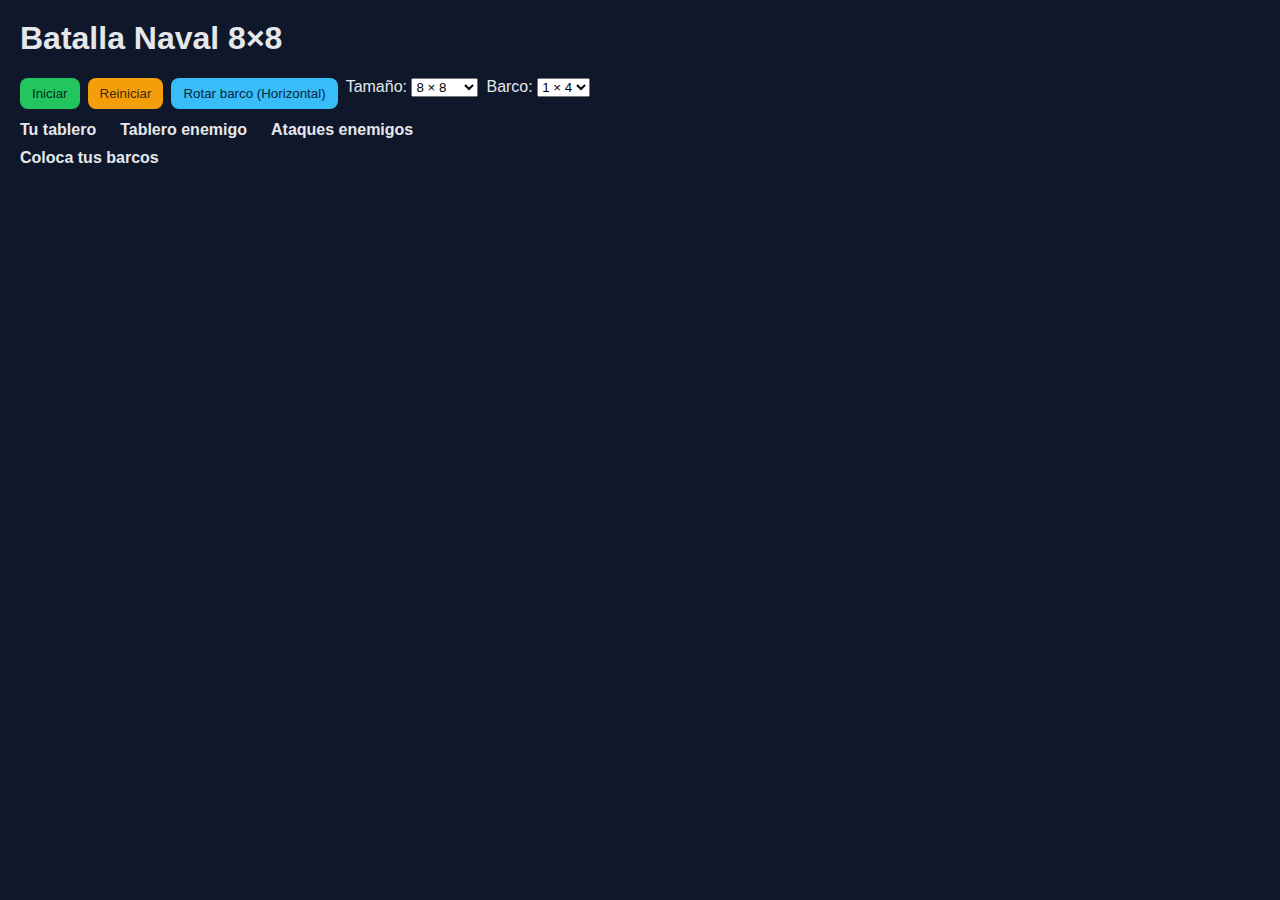
<file: 03.AI_JUEGO/index.html>
<!DOCTYPE html>
<html lang="es">
<head>
<meta charset="UTF-8">
<meta name="viewport" content="width=device-width, initial-scale=1.0">
<title>Batalla Naval 8x8</title>
<link rel="stylesheet" href="estilos.css">
</head>

<body>

<h1>Batalla Naval 8×8</h1>

<div class="controles">
  <button id="botonIniciar" class="primario">Iniciar</button>
  <button id="botonReiniciar" class="advertencia">Reiniciar</button>
  <button id="botonRotar" class="info">Rotar barco (Horizontal)</button>
  <label>Tamaño:
  <select id="selectorTam">
    <option value="8">8 × 8</option>
    <option value="10">10 × 10</option>
    <option value="12">12 × 12</option>
  </select>
</label>

  <label>Barco:
    <select id="selectorBarco">
      <option value="4">1 × 4</option>
      <option value="3">2 × 3</option>
      <option value="2">3 × 2</option>
      <option value="1">4 × 1</option>
    </select>
  </label>
</div>

<div class="tableros">

  <div>
    <strong>Tu tablero</strong>
    <div id="tableroJugador" class="cuadricula"></div>
  </div>

  <div>
    <strong>Tablero enemigo</strong>
    <div id="tableroBot" class="cuadricula"></div>
  </div>

  <div>
    <strong>Ataques enemigos</strong>
    <div id="tableroAtaques" class="cuadricula"></div>
  </div>

</div>

<div class="panel">
  <div id="mensaje" class="mensaje">Coloca tus barcos</div>
</div>

<script src="script.js"></script>
</body>
</html>
</file>
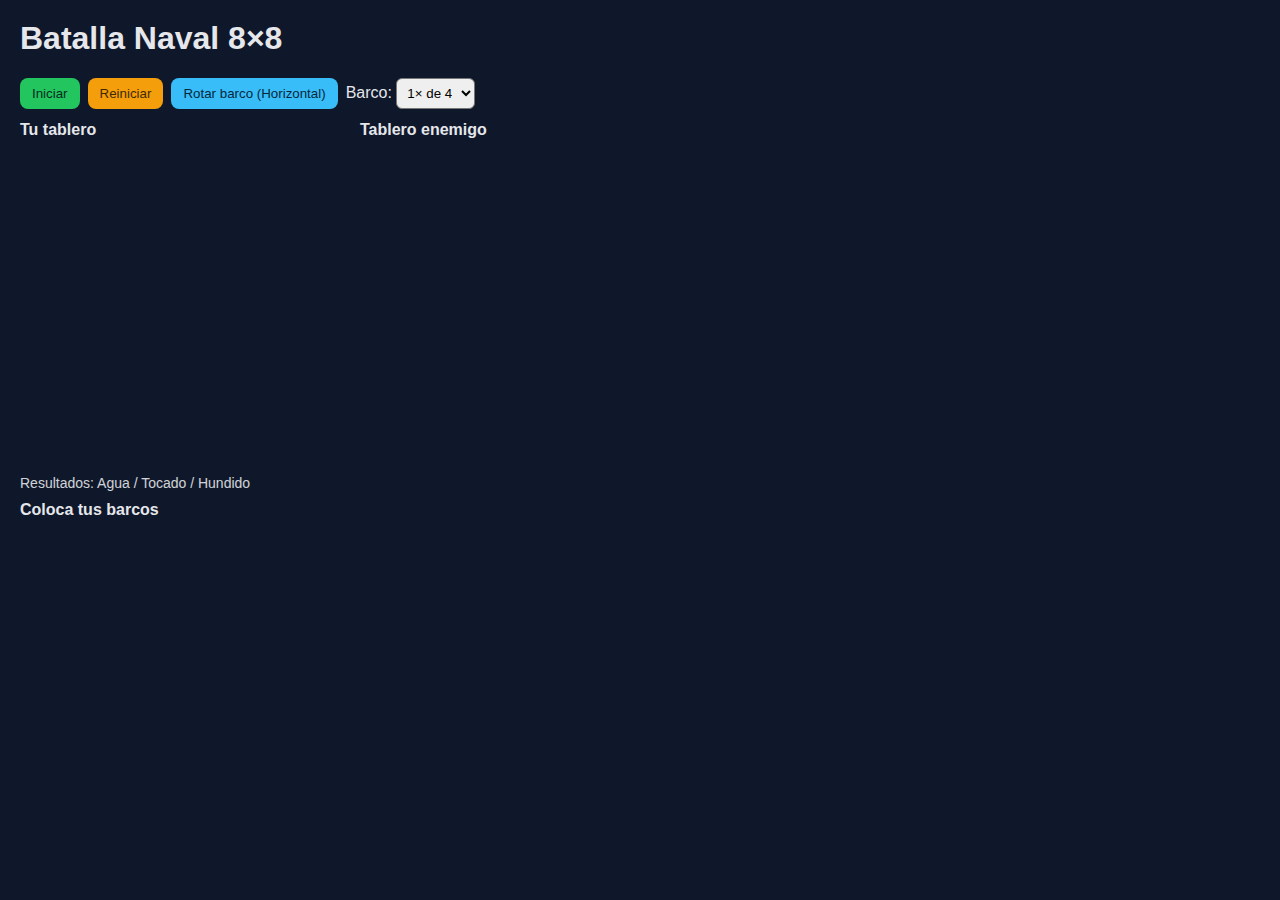
<file: 03_JUEGO/index.html>
<!DOCTYPE html>
<html lang="es">
<head>
<meta charset="UTF-8" />
<meta name="viewport" content="width=device-width, initial-scale=1.0"/>
<title>Batalla Naval 8x8</title>
<link rel="stylesheet" href="stilos.css">



</head>
<body>
<h1>Batalla Naval 8×8</h1>

<div class="controls">
  <button id="startBtn" class="primary">Iniciar</button>
  <button id="resetBtn" class="warn">Reiniciar</button>
  <button id="botonRotar" class="info">Rotar barco (Horizontal)</button>
  <label>Barco: 
    <select id="seleccionarBarco">
      <option value="4">1× de 4</option>
      <option value="3">2× de 3</option>
      <option value="2">3× de 2</option>
      <option value="1">4× de 1</option>
    </select>
  </label>
</div>

<div class="boards">
  <div class="board-wrap">
    <strong>Tu tablero</strong>
    <div id="jugador" class="grid"></div>
  </div>
  <div class="board-wrap">
    <strong>Tablero enemigo</strong>
    <div id="bot" class="grid"></div>
  </div>
</div>

<div class="panel">
  <div class="legend">Resultados: Agua / Tocado / Hundido</div>
  <div id="mensaje" class="mensaje">Coloca tus barcos</div>
</div>

<script src="script.js"></script>

</body>
</html>
</file>
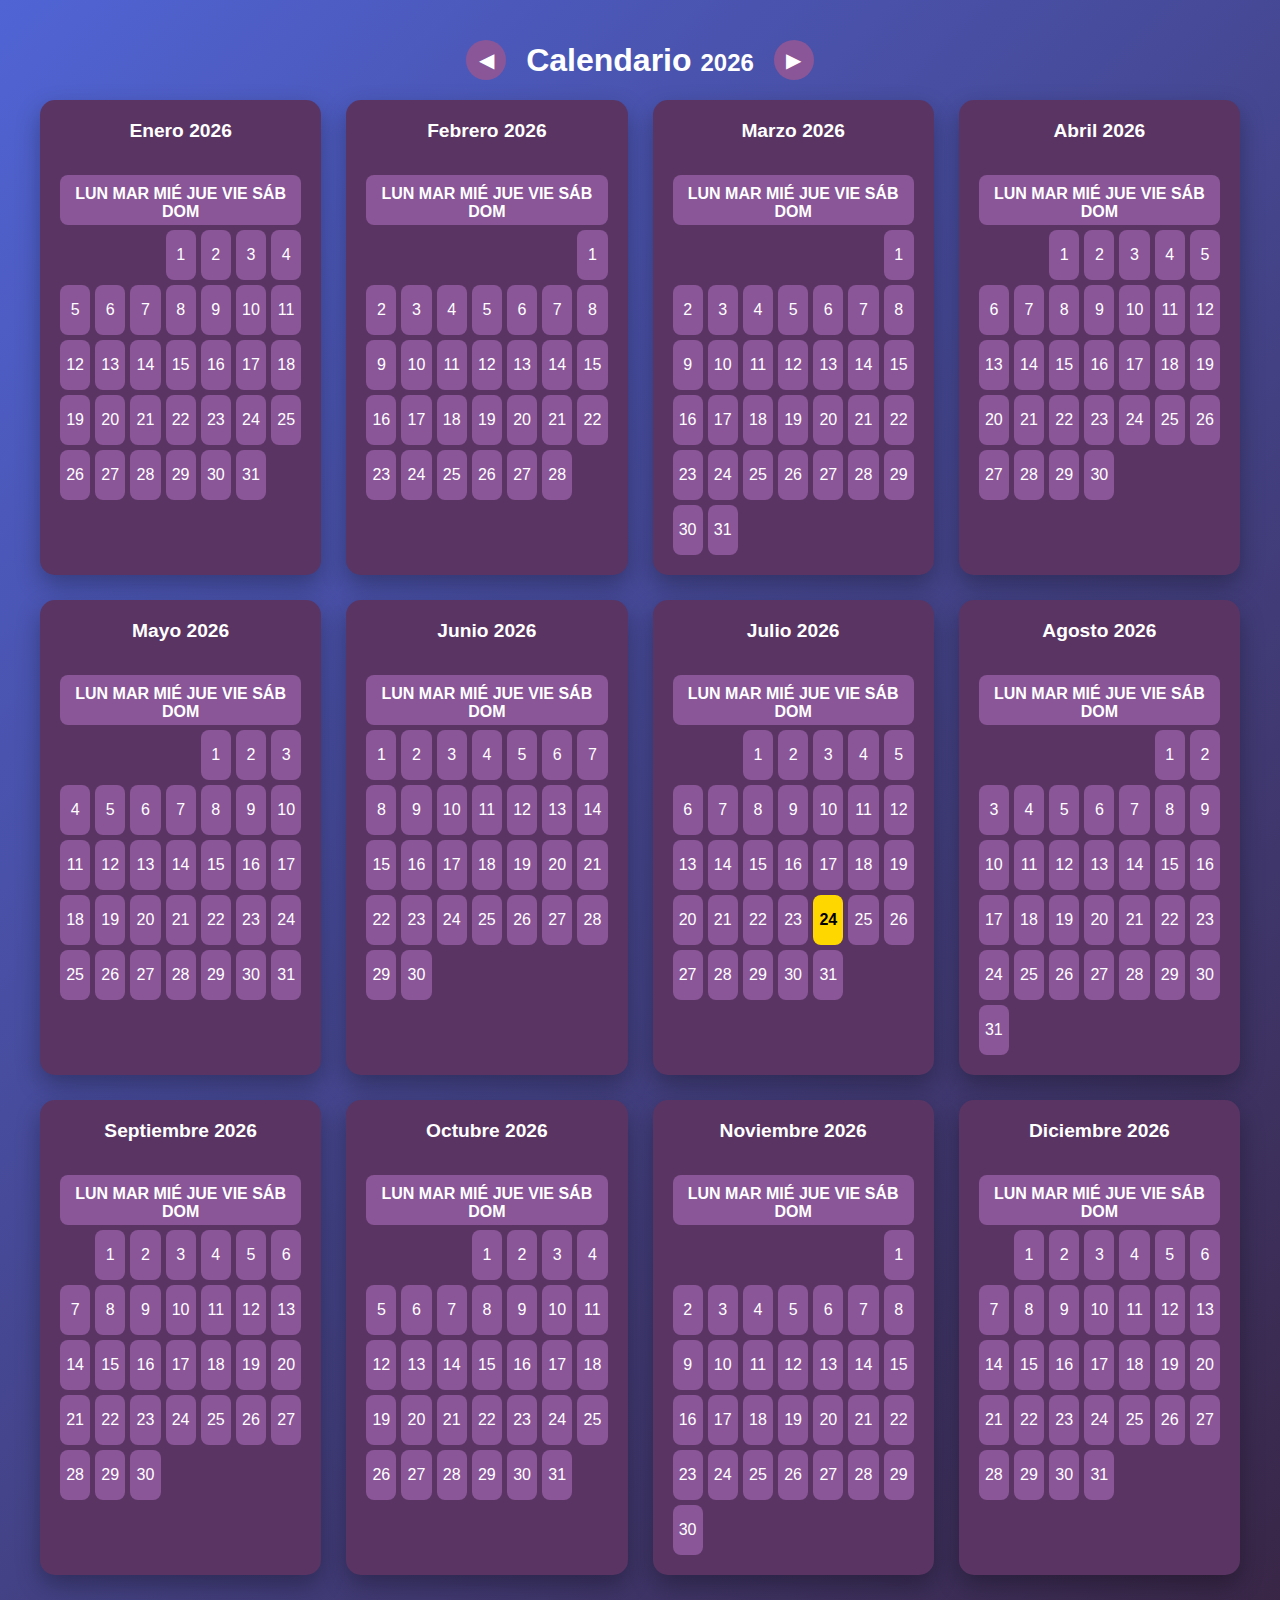
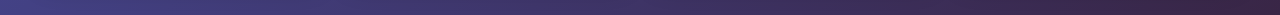
<file: 01_CALENADRIO/Calendario.html>
<!DOCTYPE html>
<html lang="es">
<head>
    <meta charset="UTF-8">
    <meta name="viewport" content="width=device-width, initial-scale=1.0">
    <title>Calendario Anual 2026</title>
    <link rel="stylesheet" href="Style.css">
</head>
<body>
    <div class="nav-calendario">
    <button onclick="cambiarYear(-1)">◀</button>
    <h1>Calendario <span id="YearTexto"></span> </h1>
    <button onclick="cambiarYear(1)">▶</button>
    </div>

    <div class="year" id="calendario">
        <!-- Los meses se generarán automáticamente con JavaScript -->
    </div>

    <div id="modalAgenda" class="modal">
        <div class="modal-contenido">
            <h1>Agenda de Eventos</h1> 
            <h1>Mi Agenda</h1>
                <div id="agenda">
                    <h2 id="fechaSeleccionadaTexto"></h2>
                    <ul id="listaEventos"></ul>       
                    <form id="formEvento">
                        <input type="time" id="hora" required>
                        <input type="text" id="titulo" placeholder="Descripcion" required>
                        <select id="etiqueta" >
                            <option value="Selecciona">Selecciona</option>
                            <option value="IMPORTANTE">Importante</option>
                            <option value="CITAS">Citas</option>
                            <option value="MEDICO">Medico</option>
                            <option value="OCIO">Ocio</option>
                        </select>
                        <button type="submit">Añadir evento</button>
                    </form>
                    <button onclick="cerrarAgenda()">Cerrar</button>
                </div>
        </div>
    </div>

    <script src="AI.js"></script>
</body>

</html>
</file>
<file: 03.AI_JUEGO/estilos.css>
body{
  font-family: Arial, sans-serif;
  background:#0f172a;
  color:#e5e7eb;
  margin:0;
  padding:20px;
}

h1{margin-top:0;}

.controles{
  margin-bottom:12px;
  display:flex;
  gap:8px;
  flex-wrap:wrap;
}

button{
  padding:8px 12px;
  border:0;
  border-radius:8px;
  cursor:pointer;
}

.primario{background:#22c55e;color:#022c22;}
.advertencia{background:#f59e0b;color:#3f2a00;}
.info{background:#38bdf8;color:#06283d;}

.tableros{
  display:grid;
  grid-template-columns:repeat(3,max-content);
  gap:24px;
}

.cuadricula{
  display:grid;
  gap:4px;
}

.celda{
  width:36px;
  height:36px;
  background:#1f2937;
  border-radius:6px;
  display:flex;
  align-items:center;
  justify-content:center;
}

.celda.barco{background:#3d8abd;}
.celda.impacto{background:#ef4444;}
.celda.agua{background:#60a5fa;}
.celda.hundido{background:#991b1b;}

.mensaje{
  margin-top:10px;
  font-weight:bold;
}
</file>
<file: 03_JUEGO/stilos.css>
body{
    font-family:Arial,Helvetica,sans-serif;
    background:#0f172a;
    color:#e5e7eb;
    margin:0;
    padding:20px
}
h1{
    margin-top:0
}
.controls{
    margin-bottom:12px;
    display:flex;gap:8px;
    flex-wrap:wrap
}
button{
    padding:8px 12px;
    border:0;
    border-radius:8px;
    cursor:pointer
}
.primary{
    background:#22c55e;
    color:#022c22
}
.warn{
    background:#f59e0b;
    color:#3f2a00
}
.info{
    background:#38bdf8;
    color:#06283d
}
.boards{
    display:grid;grid-template-columns:repeat(2, max-content);
    gap:24px
}
.board-wrap{
    display:flex;
    flex-direction:column;
    gap:8px
}
.grid{
    display:grid;
    grid-template-columns:repeat(8,36px);
    grid-template-rows:repeat(8,36px);
    gap:4px
}
.celda{
    width:36px;
    height:36px;
    background:#1f2937;
    border-radius:6px;
    display:flex;
    align-items:center;
    justify-content:center;
    user-select:none
}
.celda.jugador.barco{
    background:#3d8abd
}
.celda.impacto{
    background:#ef4444
}
.celda.agua{
    background:#60a5fa
}
.celda.sunk{
    background:#991b1b
}
.legend{
    font-size:14px;
    opacity:.9
}
.panel{
    margin-top:12px
}
select{
    padding:6px;
    border-radius:6px
}
.mensaje{
    margin-top:10px;
    font-weight:bold
}
</file>
<file: 01_CALENADRIO/Style.css>
* {
    margin: 0;
    padding: 0;
    box-sizing: border-box;
}

body {
    font-family: 'Segoe UI', sans-serif;
    background: linear-gradient(135deg, #5064d4, #392646);
    color: white;
    padding: 40px;
}

.nav-calendario {
    display: flex;
    justify-content: center;
    align-items: center;
    gap: 20px;
    margin-bottom: 20px;
}

.nav-calendario button {
    background-color: #8a5698;
    border: none;
    color: white;
    font-size: 18px;
    padding: 10px 16px;
    border-radius: 8px;
    cursor: pointer;
    transition: 0.2s;
    width: 40px;
    height: 40px;
    border-radius: 50%;
    font-size: 20px;
    padding: 0;
}

.nav-calendario button:hover {
    background-color: #a96db8;
    transform: scale(1.05);
}

#YearTexto {
    font-size: 24px;
    font-weight: bold;
    min-width: 80px;
    text-align: center;
}


.year {
    display: grid;
    grid-template-columns: repeat(auto-fit, minmax(250px, 1fr));
    gap: 25px;
}

.month {
    display: grid;
    grid-template-columns: repeat(7, 1fr); 
    grid-auto-rows: 50px;                  /* altura de fila */
    gap: 5px;
    background: #5a3563;
    padding: 20px;
    border-radius: 15px;
    box-shadow: 0 10px 25px rgba(0,0,0,0.3);
}

.mes {
    grid-column: 1 / -1;   /* ocupa toda la fila */
    text-align: center;
    font-size: 1.2rem;
    font-weight: bold;
    margin-bottom: 0;
}

.days {
    grid-column: 1 / -1;   
    text-align: center;
    background-color: #8a5698;
    border-radius: 8px;
    padding: 10px 0;
    font-weight: bold;
}

/* Celdas de números del mes */
.cell {
    display: flex;
    justify-content: center;
    align-items: center;
    background-color: #8a5698;
    border-radius: 8px;
    color: white;
    cursor: pointer;
}
.cell:hover {
    background-color: #418b73;
    transform: scale(1.05);
}

/* Celdas vacías (para desplazar el primer día) */
.cell.empty {
    background: transparent;
}


.modal {
    display: none;          /* oculto al inicio */
    position: fixed;
    top: 0;
    left: 0;
    width: 100%;
    height: 100%;

    background: rgba(0,0,0,0.6);

    justify-content: center;
    align-items: center;

    z-index: 9999;
}

.modal-contenido{
    background: #5a3563;
    padding: 25px;
    border-radius: 12px;
    width: 350px;
}
</file>
